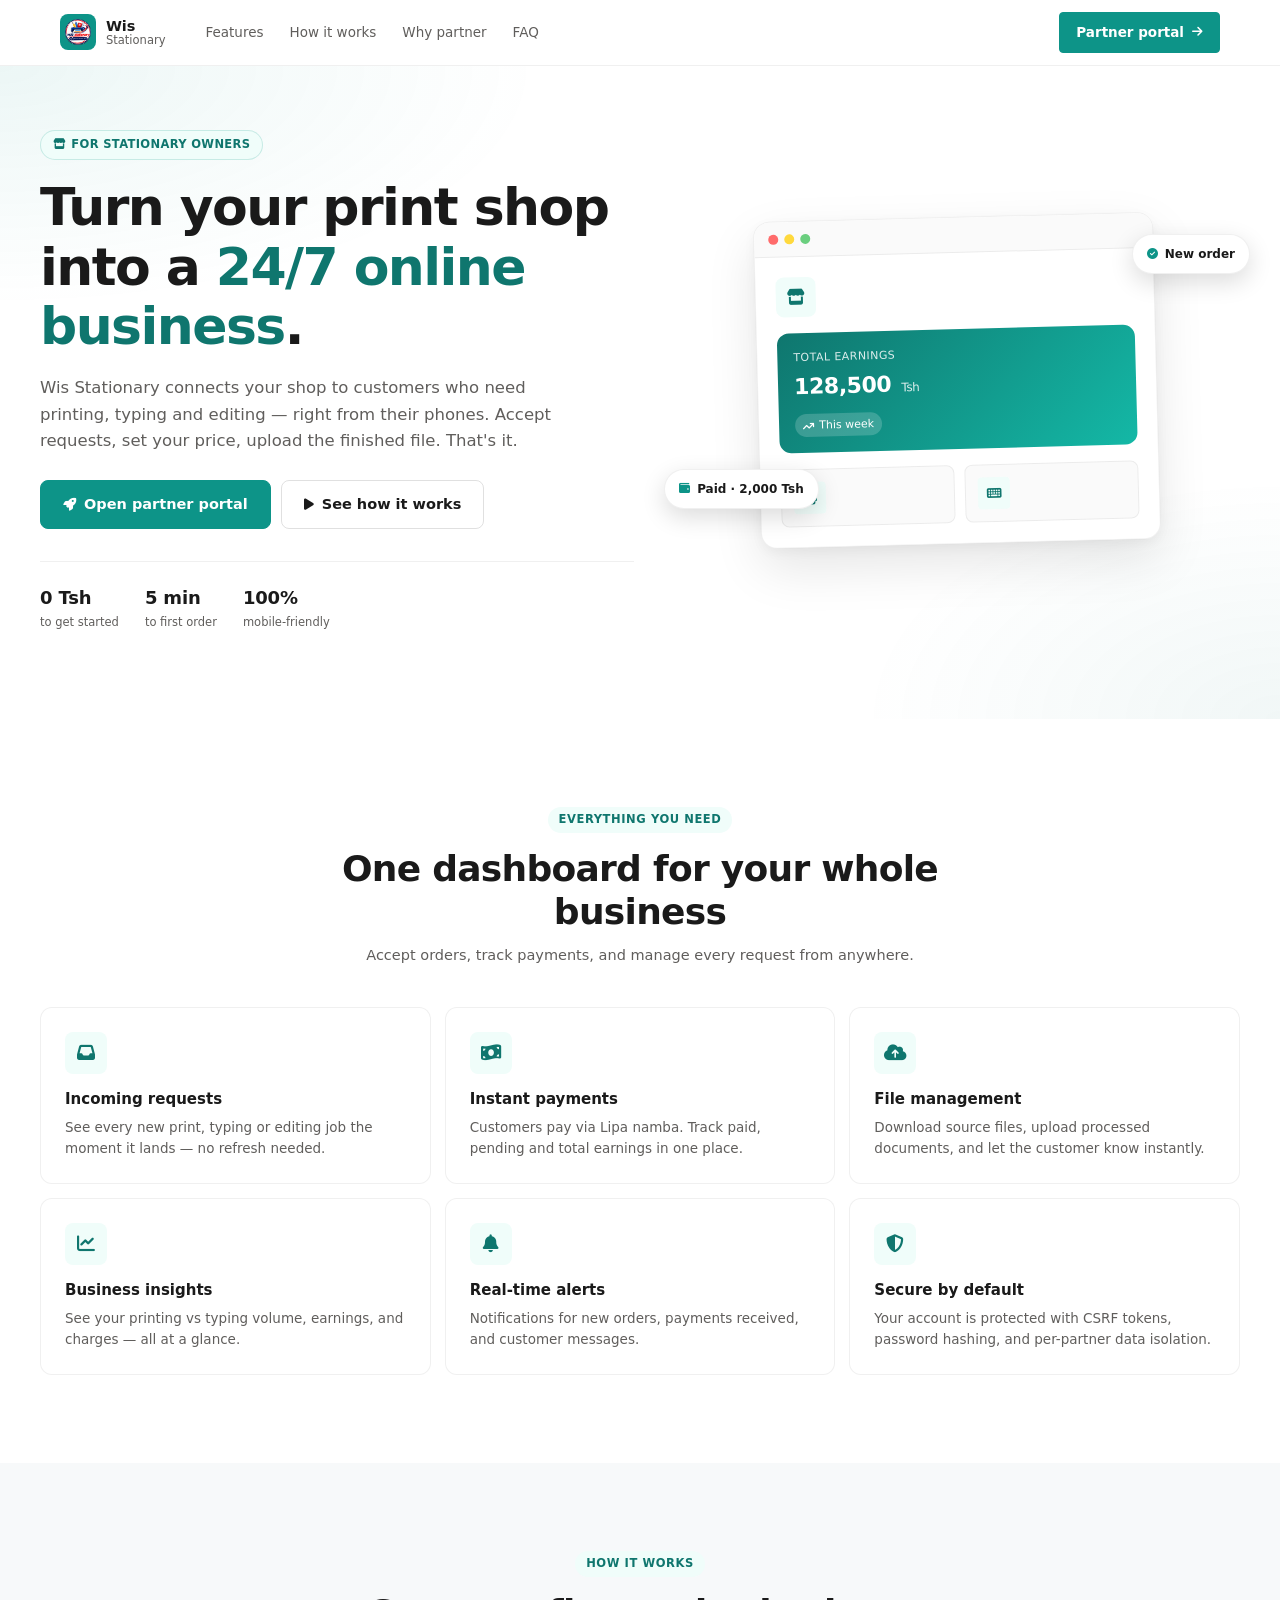
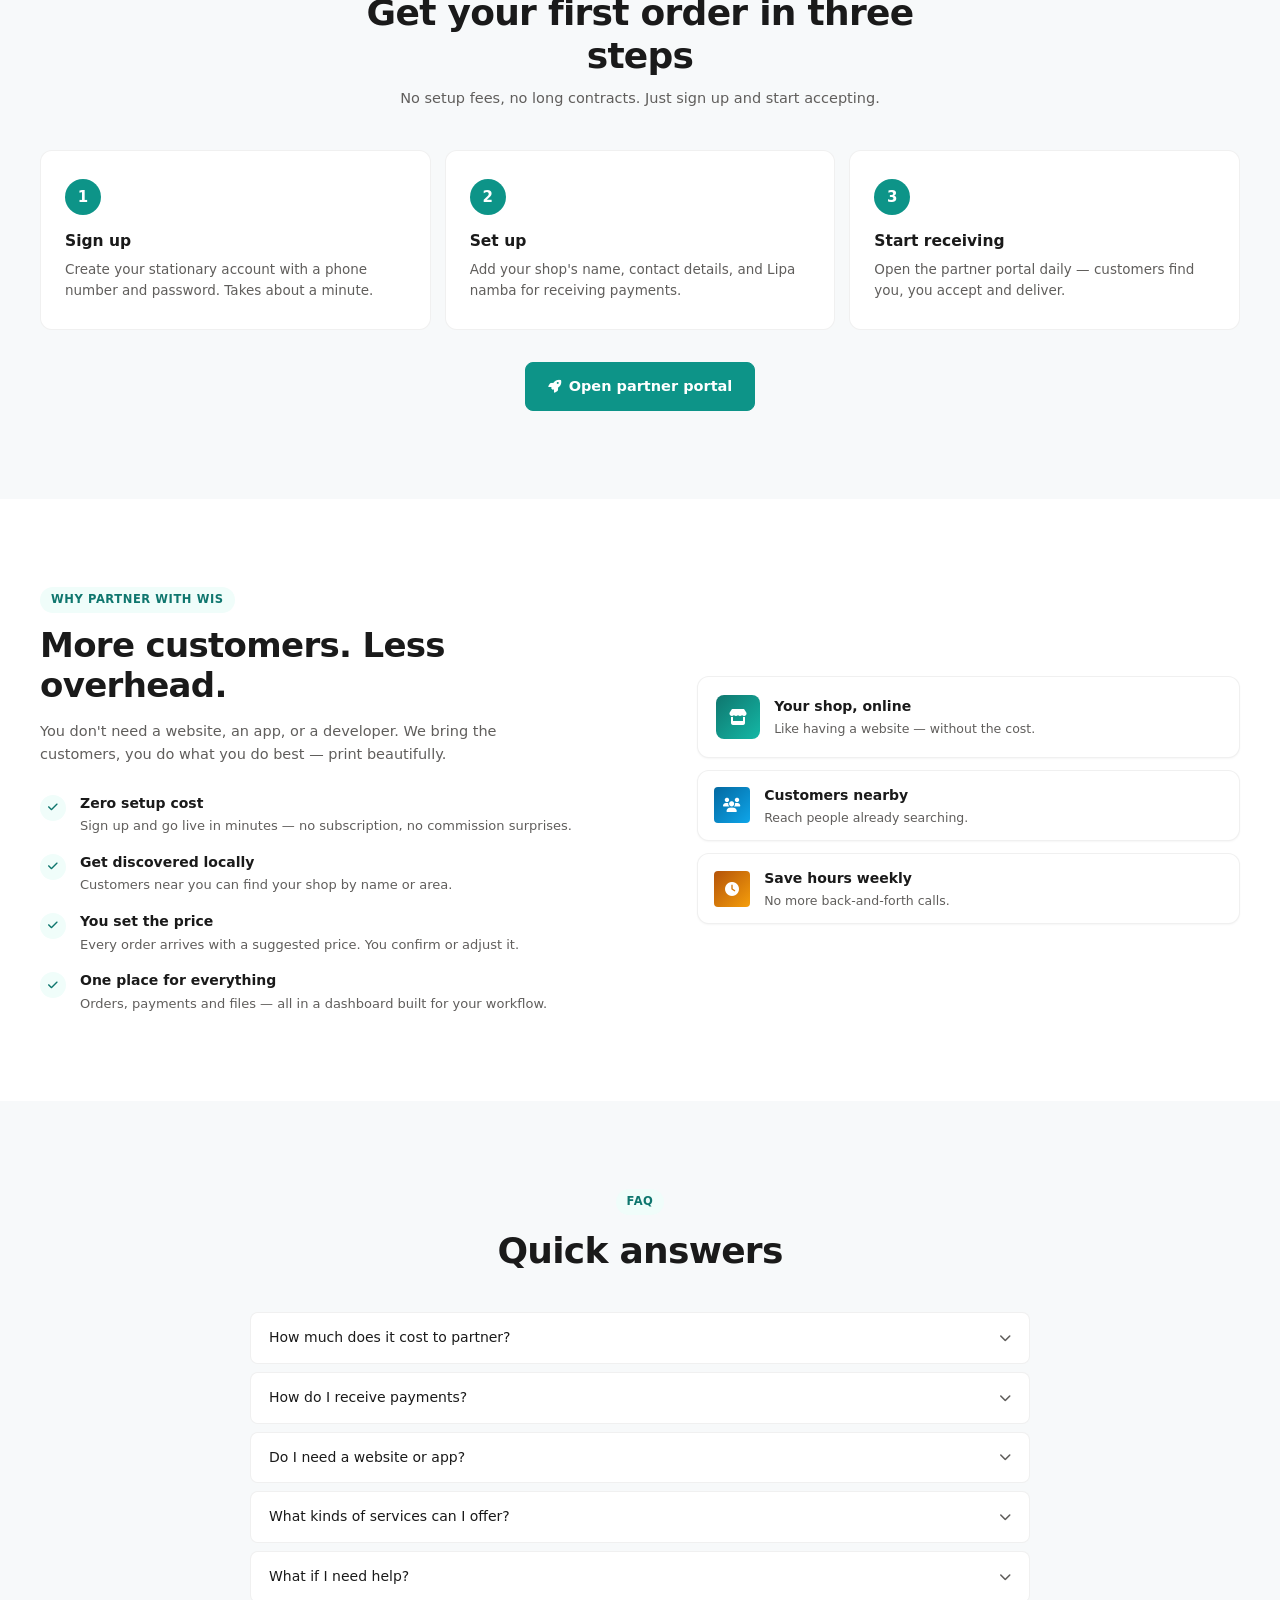
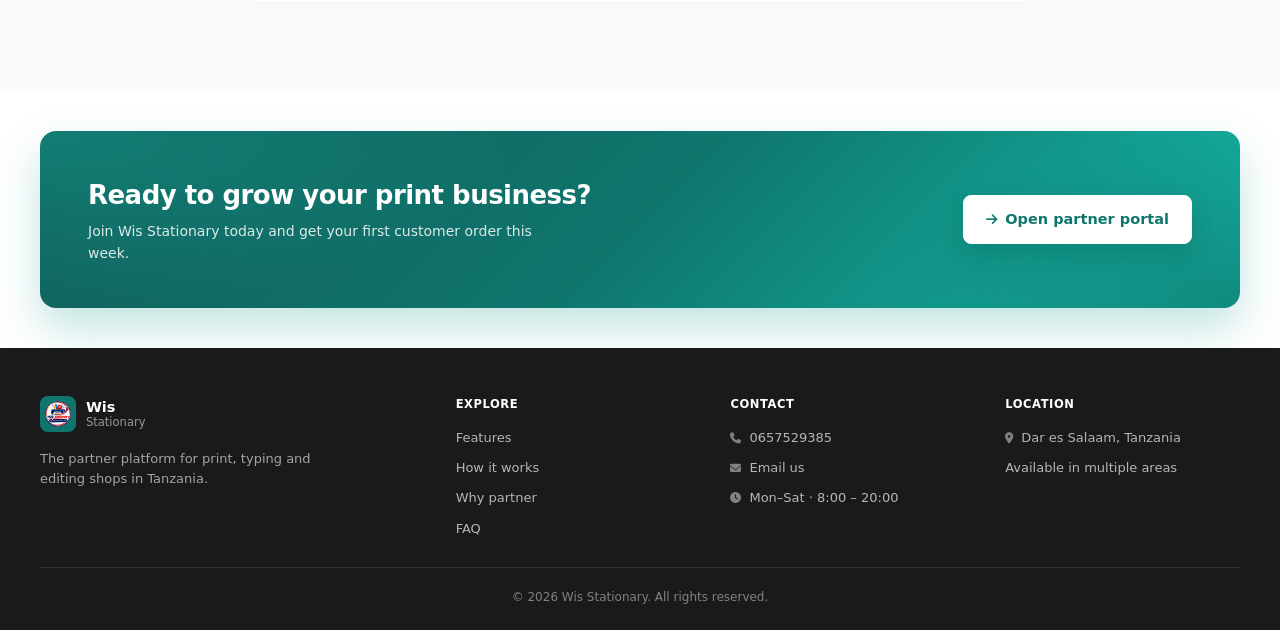
<file: index.html>
<!DOCTYPE html>
<html lang="en">

<head>
    <meta charset="UTF-8">
    <meta name="viewport" content="width=device-width, initial-scale=1.0, viewport-fit=cover">
    <meta name="description"
        content="Grow your stationery or print shop with Wis Stationary. Connect with customers in Tanzania, manage printing and typing orders, and reach more customers online.">
    <meta name="robots" content="index, follow">
    <meta name="theme-color" content="#0d9488">
    <link rel="canonical" href="https://wis-partner.onrender.com/">
    <title>Wis Stationary | Online Printing &amp; Stationery Partners in Tanzania</title>

    <meta property="og:type" content="website">
    <meta property="og:site_name" content="Wis Stationary">
    <meta property="og:title" content="Wis Stationary | Grow Your Print Business">
    <meta property="og:description"
        content="Connect your stationery or print shop with customers in Tanzania. Manage printing, typing, and editing orders online.">
    <meta property="og:url" content="https://wis-partner.onrender.com/">
    <meta property="og:image" content="https://wis-partner.onrender.com/stationary1.png">
    <meta property="og:image:alt" content="Wis Stationary — Print Fast. Avoid the Queue.">
    <meta property="og:locale" content="en_TZ">
    <meta name="twitter:card" content="summary_large_image">
    <meta name="twitter:title" content="Wis Stationary | Grow Your Print Business">
    <meta name="twitter:description"
        content="Connect your stationery or print shop with customers in Tanzania. Manage printing, typing, and editing orders online.">
    <meta name="twitter:image" content="https://wis-partner.onrender.com/stationary1.png">

    <link rel="stylesheet" href="https://cdnjs.cloudflare.com/ajax/libs/font-awesome/6.4.0/css/all.min.css">
    <link rel="stylesheet" href="style.css">
    <link rel="icon" href="/stationary1.png" type="image/png">

    <script type="application/ld+json">
        {
            "@context": "https://schema.org",
            "@graph": [
                {
                    "@type": "Organization",
                    "@id": "https://wis-partner.onrender.com/#organization",
                    "name": "Wis Stationary",
                    "url": "https://wis-partner.onrender.com/",
                    "logo": {
                        "@type": "ImageObject",
                        "url": "https://wis-partner.onrender.com/stationary1.png"
                    },
                    "description": "A platform connecting stationery and print shops with customers in Tanzania.",
                    "email": "wisstationary@mail.com",
                    "telephone": "0657529385",
                    "contactPoint": {
                        "@type": "ContactPoint",
                        "telephone": "0657529385",
                        "email": "wisstationary@mail.com",
                        "contactType": "customer support"
                    }
                },
                {
                    "@type": "WebSite",
                    "@id": "https://wis-partner.onrender.com/#website",
                    "url": "https://wis-partner.onrender.com/",
                    "name": "Wis Stationary",
                    "inLanguage": "en-TZ",
                    "publisher": {
                        "@id": "https://wis-partner.onrender.com/#organization"
                    }
                }
            ]
        }
    </script>

    <meta name="google-site-verification" content="cBo6MO_R0NHmkbNtZ4TbAd5KcLYgqPdt0XB-BgMYi1o" />
</head>

<body>

    <!-- ================= NAV ================= -->
    <header class="nav">
        <div class="nav-inner">
            <a class="brand" href="#top">
                <span class="brand-mark">
                    <img src="stationary1.png" alt="Wis Stationary">
                </span>
                <span class="brand-text">
                    <strong>Wis</strong>
                    <span>Stationary</span>
                </span>
            </a>

            <nav class="nav-links">
                <a href="#features">Features</a>
                <a href="#how">How it works</a>
                <a href="#benefits">Why partner</a>
                <a href="#faq">FAQ</a>
            </nav>

            <div class="nav-actions">
                <a href="https://wis-stationary.onrender.com/stationary/" class="btn btn-primary">
                    Partner portal <i class="fas fa-arrow-right"></i>
                </a>
            </div>
        </div>
    </header>

    <!-- ================= HERO ================= -->
    <section class="hero" id="top">
        <div class="hero-inner">
            <div class="hero-copy">
                <span class="hero-pill">
                    <i class="fas fa-store"></i> For stationary owners
                </span>

                <h1>Turn your print shop into a <span class="accent">24/7 online business</span>.</h1>

                <p>
                    Wis Stationary connects your shop to customers who need printing,
                    typing and editing — right from their phones. Accept requests,
                 set your price, upload the finished file. That's it.
                </p>

                <div class="hero-actions">
                    <a href="https://wis-stationary.onrender.com/stationary/"
                        class="btn btn-primary btn-lg">
                        <i class="fas fa-rocket"></i> Open partner portal
                    </a>
                    <a href="#how" class="btn btn-ghost btn-lg">
                        <i class="fas fa-play"></i> See how it works
                    </a>
                </div>

                <div class="hero-stats">
                    <div><b>0 Tsh</b><span>to get started</span></div>
                    <div><b>5 min</b><span>to first order</span></div>
                    <div><b>100%</b><span>mobile-friendly</span></div>
                </div>
            </div>

            <!-- Hero visual: a mock partner dashboard -->
            <div class="hero-visual" aria-hidden="true">
                <div class="mock-window">
                    <div class="mock-bar">
                        <span></span><span></span><span></span>
                    </div>

                    <div class="mock-body">
                        <div class="mock-head">
                            <div class="mock-avatar"><i class="fas fa-store"></i></div>
                            <div>
                                <div class="mock-line w-60"></div>
                                <div class="mock-line w-40 muted"></div>
                            </div>
                        </div>

                        <div class="mock-hero">
                            <div class="mock-hero-label">Total earnings</div>
                            <div class="mock-hero-value">128,500 <small>Tsh</small></div>
                            <div class="mock-hero-chip">
                                <i class="fas fa-arrow-trend-up"></i> This week
                            </div>
                        </div>

                        <div class="mock-stats">
                            <div class="mock-stat">
                                <span class="mock-stat-icon"><i class="fas fa-print"></i></span>
                                <div>
                                    <div class="mock-line w-60"></div>
                                    <div class="mock-line w-40 muted"></div>
                                </div>
                            </div>
                            <div class="mock-stat">
                                <span class="mock-stat-icon"><i class="fas fa-keyboard"></i></span>
                                <div>
                                    <div class="mock-line w-60"></div>
                                    <div class="mock-line w-40 muted"></div>
                                </div>
                            </div>
                        </div>
                    </div>
                </div>

                <div class="float-pill float-1">
                    <i class="fas fa-circle-check"></i> New order
                </div>
                <div class="float-pill float-2">
                    <i class="fas fa-wallet"></i> Paid · 2,000 Tsh
                </div>
            </div>
        </div>
    </section>

    <!-- ================= FEATURES ================= -->
    <section class="section" id="features">
        <div class="section-wrap">
            <header class="section-head">
                <span class="eyebrow">Everything you need</span>
                <h2>One dashboard for your whole business</h2>
                <p>Accept orders, track payments, and manage every request from anywhere.</p>
            </header>

            <div class="feature-grid">
                <div class="feature-card">
                    <span class="feature-icon"><i class="fas fa-inbox"></i></span>
                    <h3>Incoming requests</h3>
                    <p>See every new print, typing or editing job the moment it lands — no refresh needed.</p>
                </div>

                <div class="feature-card">
                    <span class="feature-icon"><i class="fas fa-money-bill-wave"></i></span>
                    <h3>Instant payments</h3>
                    <p>Customers pay via Lipa namba. Track paid, pending and total earnings in one place.</p>
                </div>

                <div class="feature-card">
                    <span class="feature-icon"><i class="fas fa-cloud-arrow-up"></i></span>
                    <h3>File management</h3>
                    <p>Download source files, upload processed documents, and let the customer know instantly.</p>
                </div>

                <div class="feature-card">
                    <span class="feature-icon"><i class="fas fa-chart-line"></i></span>
                    <h3>Business insights</h3>
                    <p>See your printing vs typing volume, earnings, and charges — all at a glance.</p>
                </div>

                <div class="feature-card">
                    <span class="feature-icon"><i class="fas fa-bell"></i></span>
                    <h3>Real-time alerts</h3>
                    <p>Notifications for new orders, payments received, and customer messages.</p>
                </div>

                <div class="feature-card">
                    <span class="feature-icon"><i class="fas fa-shield-halved"></i></span>
                    <h3>Secure by default</h3>
                    <p>Your account is protected with CSRF tokens, password hashing, and per-partner data isolation.</p>
                </div>
            </div>
        </div>
    </section>

    <!-- ================= HOW IT WORKS ================= -->
    <section class="section section-alt" id="how">
        <div class="section-wrap">
            <header class="section-head">
                <span class="eyebrow">How it works</span>
                <h2>Get your first order in three steps</h2>
                <p>No setup fees, no long contracts. Just sign up and start accepting.</p>
            </header>

            <div class="steps-grid">
                <div class="step-card">
                    <span class="step-num">1</span>
                    <h3>Sign up</h3>
                    <p>Create your stationary account with a phone number and password. Takes about a minute.</p>
                </div>

                <div class="step-card">
                    <span class="step-num">2</span>
                    <h3>Set up</h3>
                    <p>Add your shop's name, contact details, and Lipa namba for receiving payments.</p>
                </div>

                <div class="step-card">
                    <span class="step-num">3</span>
                    <h3>Start receiving</h3>
                    <p>Open the partner portal daily — customers find you, you accept and deliver.</p>
                </div>
            </div>

            <div class="how-cta">
                <a href="https://wis-stationary.onrender.com/stationary/"
                    class="btn btn-primary btn-lg">
                    <i class="fas fa-rocket"></i> Open partner portal
                </a>
            </div>
        </div>
    </section>

    <!-- ================= BENEFITS ================= -->
    <section class="section" id="benefits">
        <div class="section-wrap">
            <div class="benefits-layout">
                <div class="benefits-copy">
                    <span class="eyebrow">Why partner with Wis</span>
                    <h2>More customers. Less overhead.</h2>
                    <p>
                        You don't need a website, an app, or a developer.
                        We bring the customers, you do what you do best — print beautifully.
                    </p>

                    <ul class="benefit-list">
                        <li>
                            <span class="benefit-check"><i class="fas fa-check"></i></span>
                            <div>
                                <strong>Zero setup cost</strong>
                                <p>Sign up and go live in minutes — no subscription, no commission surprises.</p>
                            </div>
                        </li>
                        <li>
                            <span class="benefit-check"><i class="fas fa-check"></i></span>
                            <div>
                                <strong>Get discovered locally</strong>
                                <p>Customers near you can find your shop by name or area.</p>
                            </div>
                        </li>
                        <li>
                            <span class="benefit-check"><i class="fas fa-check"></i></span>
                            <div>
                                <strong>You set the price</strong>
                                <p>Every order arrives with a suggested price. You confirm or adjust it.</p>
                            </div>
                        </li>
                        <li>
                            <span class="benefit-check"><i class="fas fa-check"></i></span>
                            <div>
                                <strong>One place for everything</strong>
                                <p>Orders, payments and files — all in a dashboard built for your workflow.</p>
                            </div>
                        </li>
                    </ul>
                </div>

                <div class="benefits-visual">
                    <div class="benefit-card">
                        <div class="benefit-avatar"><i class="fas fa-store"></i></div>
                        <div>
                            <div class="benefit-name">Your shop, online</div>
                            <div class="benefit-meta">Like having a website — without the cost.</div>
                        </div>
                    </div>

                    <div class="benefit-card small">
                        <div class="benefit-avatar alt"><i class="fas fa-users"></i></div>
                        <div>
                            <div class="benefit-name">Customers nearby</div>
                            <div class="benefit-meta">Reach people already searching.</div>
                        </div>
                    </div>

                    <div class="benefit-card small">
                        <div class="benefit-avatar alt2"><i class="fas fa-clock"></i></div>
                        <div>
                            <div class="benefit-name">Save hours weekly</div>
                            <div class="benefit-meta">No more back-and-forth calls.</div>
                        </div>
                    </div>
                </div>
            </div>
        </div>
    </section>

    <!-- ================= FAQ ================= -->
    <section class="section section-alt" id="faq">
        <div class="section-wrap">
            <header class="section-head">
                <span class="eyebrow">FAQ</span>
                <h2>Quick answers</h2>
            </header>

            <div class="faq-list">
                <details class="faq-item">
                    <summary>
                        <span>How much does it cost to partner?</span>
                        <i class="fas fa-chevron-down"></i>
                    </summary>
                    <div class="faq-body">
                        <p>Nothing up front. Wis Stationary is free to join — you only pay the small
                            platform charge on completed orders, shown clearly in your earnings summary.</p>
                    </div>
                </details>

                <details class="faq-item">
                    <summary>
                        <span>How do I receive payments?</span>
                        <i class="fas fa-chevron-down"></i>
                    </summary>
                    <div class="faq-body">
                        <p>You add your <b>Lipa namba</b> during setup. Customers pay directly to that
                            number through their mobile money app, and you confirm the payment in the portal.</p>
                    </div>
                </details>

                <details class="faq-item">
                    <summary>
                        <span>Do I need a website or app?</span>
                        <i class="fas fa-chevron-down"></i>
                    </summary>
                    <div class="faq-body">
                        <p>No. Everything runs through the partner portal — the same login you'll use
                            after clicking "Open partner portal". Works on any phone or computer.</p>
                    </div>
                </details>

                <details class="faq-item">
                    <summary>
                        <span>What kinds of services can I offer?</span>
                        <i class="fas fa-chevron-down"></i>
                    </summary>
                    <div class="faq-body">
                        <p>Printing, typing, editing, reports writing, and research writing. You can
                            enable or disable each service from your partner account.</p>
                    </div>
                </details>

                <details class="faq-item">
                    <summary>
                        <span>What if I need help?</span>
                        <i class="fas fa-chevron-down"></i>
                    </summary>
                    <div class="faq-body">
                        <p>Reach the Wis team at <b>0657529385</b> or email
                            <b>wisstationary@mail.com</b>. We're happy to walk you through setup.</p>
                    </div>
                </details>
            </div>
        </div>
    </section>

    <!-- ================= FINAL CTA ================= -->
    <section class="cta">
        <div class="cta-inner">
            <div>
                <h2>Ready to grow your print business?</h2>
                <p>Join Wis Stationary today and get your first customer order this week.</p>
            </div>
            <a href="https://wis-stationary.onrender.com/stationary/"
                class="btn btn-accent btn-lg">
                <i class="fas fa-arrow-right"></i> Open partner portal
            </a>
        </div>
    </section>

    <!-- ================= FOOTER ================= -->
    <footer class="footer">
        <div class="footer-inner">
            <div class="footer-brand">
                <a class="brand" href="#top">
                    <span class="brand-mark">
                        <img src="stationary1.png" alt="Wis Stationary">
                    </span>
                    <span class="brand-text">
                        <strong>Wis</strong>
                        <span>Stationary</span>
                    </span>
                </a>
                <p>The partner platform for print, typing and editing shops in Tanzania.</p>
            </div>

            <div class="footer-col">
                <h4>Explore</h4>
                <a href="#features">Features</a>
                <a href="#how">How it works</a>
                <a href="#benefits">Why partner</a>
                <a href="#faq">FAQ</a>
            </div>

            <div class="footer-col">
                <h4>Contact</h4>
                <a href="tel:0657529385"><i class="fas fa-phone"></i> 0657529385</a>
                <a href="mailto:wisstationary@mail.com"><i class="fas fa-envelope"></i> Email us</a>
                <span><i class="fas fa-clock"></i> Mon–Sat · 8:00 – 20:00</span>
            </div>

            <div class="footer-col">
                <h4>Location</h4>
                <span><i class="fas fa-location-dot"></i> Dar es Salaam, Tanzania</span>
                <span>Available in multiple areas</span>
            </div>
        </div>

        <div class="footer-bottom">
            © 2026 Wis Stationary. All rights reserved.
        </div>
    </footer>

</body>

</html>
</file>
<file: style.css>
/* ============================================================
   WIS STATIONARY — PARTNER LANDING PAGE
   Fluent / Microsoft Store inspired.
   Self-contained (no dependency on any other CSS file).
   ============================================================ */

/* ---------- Reset & tokens ---------- */
*,
*::before,
*::after {
    box-sizing: border-box;
}

:root {
    --primary: #0d9488;
    --primary-700: #0f766e;
    --primary-800: #115e59;
    --primary-500: #14b8a6;
    --primary-soft: #f0fdfa;

    --bg: #ffffff;
    --bg-alt: #f7f9fa;
    --card: #ffffff;
    --text: #1a1a1a;
    --muted: #605e5c;
    --border: rgba(0, 0, 0, 0.06);
    --border-strong: rgba(0, 0, 0, 0.12);

    --radius-sm: 4px;
    --radius: 8px;
    --radius-lg: 12px;
    --radius-xl: 16px;

    --shadow-sm: 0 1px 2px rgba(0, 0, 0, 0.04);
    --shadow: 0 2px 8px rgba(0, 0, 0, 0.06);
    --shadow-lg: 0 8px 24px rgba(0, 0, 0, 0.14);

    --ease: cubic-bezier(0.22, 1, 0.36, 1);
}

html {
    scroll-behavior: smooth;
}

body {
    margin: 0;
    background: var(--bg);
    color: var(--text);
    font-family: "Segoe UI Variable", "Segoe UI", system-ui, -apple-system,
        BlinkMacSystemFont, "Inter", "Trebuchet MS", sans-serif;
    font-size: 15px;
    line-height: 1.55;
    -webkit-font-smoothing: antialiased;
    -moz-osx-font-smoothing: grayscale;
}

a {
    color: inherit;
    text-decoration: none;
}

img {
    max-width: 100%;
    display: block;
}

button {
    font: inherit;
}

/* ============================================================
   NAV
============================================================ */
.nav {
    position: sticky;
    top: 0;
    z-index: 90;
    background: rgba(255, 255, 255, 0.82);
    backdrop-filter: blur(20px) saturate(180%);
    -webkit-backdrop-filter: blur(20px) saturate(180%);
    border-bottom: 1px solid var(--border);
}

.nav-inner {
    max-width: 1200px;
    margin: 0 auto;
    padding: 12px 20px;
    display: flex;
    align-items: center;
    gap: 20px;
}

.brand {
    display: inline-flex;
    align-items: center;
    gap: 10px;
    flex-shrink: 0;
}

.brand-mark {
    width: 36px;
    height: 36px;
    display: grid;
    place-items: center;
    border-radius: var(--radius);
    background: var(--primary);
    overflow: hidden;
    padding: 5px;
    flex-shrink: 0;
}

.brand-mark img {
    width: 100%;
    height: 100%;
    object-fit: contain;
    border-radius: 50%;
}

.brand-text {
    display: flex;
    flex-direction: column;
    line-height: 1.15;
}

.brand-text strong {
    font-size: 14.5px;
    font-weight: 600;
    color: var(--text);
    letter-spacing: -0.01em;
}

.brand-text span {
    font-size: 11.5px;
    font-weight: 500;
    color: var(--muted);
}

.nav-links {
    display: none;
    gap: 26px;
    margin-left: 20px;
}

.nav-links a {
    color: var(--muted);
    font-size: 13.5px;
    font-weight: 500;
    transition: color 0.15s var(--ease);
}

.nav-links a:hover {
    color: var(--text);
}

.nav-actions {
    margin-left: auto;
    display: flex;
    align-items: center;
    gap: 10px;
}

/* ============================================================
   BUTTONS
============================================================ */
.btn {
    display: inline-flex;
    align-items: center;
    justify-content: center;
    gap: 8px;
    padding: 9px 16px;
    border-radius: var(--radius-sm);
    border: 1px solid transparent;
    font: inherit;
    font-size: 13.5px;
    font-weight: 600;
    cursor: pointer;
    transition: background 0.15s var(--ease), border-color 0.15s var(--ease),
        color 0.15s var(--ease), transform 0.15s var(--ease),
        box-shadow 0.15s var(--ease);
    white-space: nowrap;
}

.btn i {
    font-size: 12px;
}

.btn:active {
    transform: translateY(1px);
}

.btn-primary {
    background: var(--primary);
    color: #fff;
    border-color: var(--primary);
}

.btn-primary:hover {
    background: var(--primary-700);
    border-color: var(--primary-700);
}

.btn-ghost {
    background: transparent;
    color: var(--text);
    border-color: var(--border-strong);
}

.btn-ghost:hover {
    background: rgba(0, 0, 0, 0.04);
}

.btn-accent {
    background: #fff;
    color: var(--primary-700);
    border-color: #fff;
    box-shadow: 0 8px 24px rgba(0, 0, 0, 0.12);
}

.btn-accent:hover {
    background: #f7fffd;
    transform: translateY(-1px);
    box-shadow: 0 12px 28px rgba(0, 0, 0, 0.16);
}

.btn-lg {
    padding: 12px 22px;
    font-size: 14.5px;
    border-radius: var(--radius);
}

.btn-lg i {
    font-size: 13px;
}

/* ============================================================
   HERO
============================================================ */
.hero {
    padding: 48px 20px 64px;
    background:
        radial-gradient(900px 400px at 0% 0%, rgba(13, 148, 136, 0.08), transparent 60%),
        radial-gradient(700px 400px at 100% 100%, rgba(15, 118, 110, 0.06), transparent 60%),
        var(--bg);
    overflow: hidden;
}

.hero-inner {
    max-width: 1200px;
    margin: 0 auto;
    display: grid;
    grid-template-columns: 1fr;
    gap: 48px;
    align-items: center;
}

.hero-pill {
    display: inline-flex;
    align-items: center;
    gap: 6px;
    padding: 5px 12px;
    border-radius: 999px;
    background: var(--primary-soft);
    color: var(--primary-700);
    border: 1px solid rgba(13, 148, 136, 0.18);
    font-size: 11.5px;
    font-weight: 600;
    letter-spacing: 0.03em;
    text-transform: uppercase;
    margin-bottom: 18px;
}

.hero-pill i {
    font-size: 11px;
}

.hero-copy h1 {
    margin: 0 0 18px;
    font-size: 34px;
    font-weight: 600;
    line-height: 1.15;
    letter-spacing: -0.03em;
    color: var(--text);
}

.hero-copy h1 .accent {
    color: var(--primary-700);
}

.hero-copy > p {
    margin: 0 0 26px;
    font-size: 15px;
    color: var(--muted);
    line-height: 1.6;
    max-width: 52ch;
}

.hero-actions {
    display: flex;
    flex-wrap: wrap;
    gap: 10px;
    margin-bottom: 32px;
}

.hero-stats {
    display: flex;
    flex-wrap: wrap;
    gap: 26px;
    padding-top: 22px;
    border-top: 1px solid var(--border);
}

.hero-stats > div {
    display: flex;
    flex-direction: column;
    gap: 2px;
}

.hero-stats b {
    font-size: 18px;
    font-weight: 600;
    color: var(--text);
    letter-spacing: -0.01em;
}

.hero-stats span {
    font-size: 11.5px;
    color: var(--muted);
    font-weight: 500;
}

/* ============================================================
   HERO VISUAL — Mock dashboard
============================================================ */
.hero-visual {
    position: relative;
    display: none;
    justify-content: center;
    align-items: center;
    padding: 20px;
}

.mock-window {
    width: 100%;
    max-width: 400px;
    background: var(--card);
    border: 1px solid var(--border);
    border-radius: var(--radius-xl);
    box-shadow: 0 20px 50px rgba(0, 0, 0, 0.1),
        0 4px 12px rgba(0, 0, 0, 0.04);
    overflow: hidden;
    transform: rotate(-1.5deg);
    transition: transform 0.6s var(--ease);
}

.mock-window:hover {
    transform: rotate(0deg);
}

.mock-bar {
    display: flex;
    gap: 6px;
    padding: 12px 14px;
    border-bottom: 1px solid var(--border);
    background: #fafafa;
}

.mock-bar span {
    width: 10px;
    height: 10px;
    border-radius: 50%;
    background: #e0e0e0;
}

.mock-bar span:nth-child(1) { background: #ff6b6b; }
.mock-bar span:nth-child(2) { background: #ffd93d; }
.mock-bar span:nth-child(3) { background: #6bcf7f; }

.mock-body {
    padding: 20px;
    display: flex;
    flex-direction: column;
    gap: 16px;
}

.mock-head {
    display: flex;
    align-items: center;
    gap: 10px;
}

.mock-avatar {
    width: 40px;
    height: 40px;
    border-radius: var(--radius);
    background: var(--primary-soft);
    color: var(--primary-700);
    display: grid;
    place-items: center;
    font-size: 16px;
}

.mock-line {
    height: 8px;
    border-radius: 4px;
    background: #e6e6e6;
    margin-bottom: 6px;
}

.mock-line.muted { opacity: 0.55; }
.mock-line.w-60 { width: 60%; }
.mock-line.w-40 { width: 40%; }

.mock-hero {
    padding: 16px;
    background: linear-gradient(135deg, var(--primary-700), var(--primary-500));
    color: #fff;
    border-radius: var(--radius-lg);
}

.mock-hero-label {
    font-size: 11px;
    font-weight: 500;
    opacity: 0.85;
    letter-spacing: 0.04em;
    text-transform: uppercase;
    margin-bottom: 4px;
}

.mock-hero-value {
    font-size: 22px;
    font-weight: 600;
    letter-spacing: -0.02em;
}

.mock-hero-value small {
    font-size: 12px;
    font-weight: 500;
    opacity: 0.85;
    margin-left: 3px;
}

.mock-hero-chip {
    display: inline-flex;
    align-items: center;
    gap: 5px;
    margin-top: 10px;
    padding: 3px 8px;
    border-radius: 999px;
    background: rgba(255, 255, 255, 0.18);
    font-size: 11px;
    font-weight: 500;
}

.mock-hero-chip i {
    font-size: 10px;
}

.mock-stats {
    display: grid;
    grid-template-columns: 1fr 1fr;
    gap: 10px;
}

.mock-stat {
    padding: 12px;
    background: #fafafa;
    border: 1px solid var(--border);
    border-radius: var(--radius);
    display: flex;
    align-items: center;
    gap: 10px;
}

.mock-stat-icon {
    width: 32px;
    height: 32px;
    border-radius: var(--radius-sm);
    background: var(--primary-soft);
    color: var(--primary-700);
    display: grid;
    place-items: center;
    font-size: 13px;
    flex-shrink: 0;
}

/* Floating pills */
.float-pill {
    position: absolute;
    padding: 10px 14px;
    border-radius: 999px;
    background: #fff;
    border: 1px solid var(--border);
    color: var(--text);
    font-size: 12px;
    font-weight: 600;
    box-shadow: var(--shadow-lg);
    display: inline-flex;
    align-items: center;
    gap: 7px;
    animation: floatY 5s ease-in-out infinite;
}

.float-pill i {
    font-size: 11px;
    color: var(--primary);
}

.float-pill.float-1 {
    top: 10%;
    right: -10px;
    animation-delay: 0s;
}

.float-pill.float-2 {
    bottom: 15%;
    left: -10px;
    animation-delay: 1.5s;
}

@keyframes floatY {
    0%, 100% { transform: translateY(0); }
    50% { transform: translateY(-8px); }
}

/* ============================================================
   SECTIONS
============================================================ */
.section {
    padding: 64px 20px;
    background: var(--bg);
}

.section-alt {
    background: var(--bg-alt);
}

.section-wrap {
    max-width: 1200px;
    margin: 0 auto;
}

.section-head {
    text-align: center;
    max-width: 640px;
    margin: 0 auto 40px;
}

.eyebrow {
    display: inline-block;
    padding: 4px 11px;
    border-radius: 999px;
    background: var(--primary-soft);
    color: var(--primary-700);
    font-size: 11.5px;
    font-weight: 600;
    letter-spacing: 0.05em;
    text-transform: uppercase;
    margin-bottom: 14px;
}

.section-head h2 {
    margin: 0 0 10px;
    font-size: 26px;
    font-weight: 600;
    letter-spacing: -0.02em;
    color: var(--text);
    line-height: 1.2;
}

.section-head p {
    margin: 0;
    font-size: 14.5px;
    color: var(--muted);
    line-height: 1.6;
}

/* ============================================================
   FEATURES
============================================================ */
.feature-grid {
    display: grid;
    grid-template-columns: 1fr;
    gap: 14px;
}

.feature-card {
    padding: 24px;
    background: var(--card);
    border: 1px solid var(--border);
    border-radius: var(--radius-lg);
    transition: border-color 0.2s var(--ease), box-shadow 0.2s var(--ease),
        transform 0.2s var(--ease);
}

.feature-card:hover {
    border-color: var(--border-strong);
    box-shadow: var(--shadow);
    transform: translateY(-2px);
}

.feature-icon {
    display: inline-grid;
    place-items: center;
    width: 42px;
    height: 42px;
    margin-bottom: 14px;
    border-radius: var(--radius);
    background: var(--primary-soft);
    color: var(--primary-700);
    font-size: 18px;
}

.feature-card h3 {
    margin: 0 0 6px;
    font-size: 15px;
    font-weight: 600;
    color: var(--text);
}

.feature-card p {
    margin: 0;
    font-size: 13.5px;
    color: var(--muted);
    line-height: 1.55;
}

/* ============================================================
   HOW IT WORKS
============================================================ */
.steps-grid {
    display: grid;
    grid-template-columns: 1fr;
    gap: 14px;
    margin-bottom: 32px;
}

.step-card {
    padding: 28px 24px;
    background: var(--card);
    border: 1px solid var(--border);
    border-radius: var(--radius-lg);
    transition: box-shadow 0.2s var(--ease), transform 0.2s var(--ease);
}

.step-card:hover {
    box-shadow: var(--shadow);
    transform: translateY(-2px);
}

.step-num {
    display: inline-grid;
    place-items: center;
    width: 36px;
    height: 36px;
    margin-bottom: 14px;
    border-radius: 50%;
    background: var(--primary);
    color: #fff;
    font-size: 15px;
    font-weight: 600;
}

.step-card h3 {
    margin: 0 0 6px;
    font-size: 15.5px;
    font-weight: 600;
    color: var(--text);
}

.step-card p {
    margin: 0;
    font-size: 13.5px;
    color: var(--muted);
    line-height: 1.55;
}

.how-cta {
    text-align: center;
}

/* ============================================================
   BENEFITS
============================================================ */
.benefits-layout {
    display: grid;
    grid-template-columns: 1fr;
    gap: 40px;
    align-items: center;
}

.benefits-copy .eyebrow {
    margin-bottom: 12px;
}

.benefits-copy h2 {
    margin: 0 0 14px;
    font-size: 26px;
    font-weight: 600;
    letter-spacing: -0.02em;
    color: var(--text);
    line-height: 1.2;
}

.benefits-copy > p {
    margin: 0 0 26px;
    font-size: 14.5px;
    color: var(--muted);
    line-height: 1.6;
    max-width: 52ch;
}

.benefit-list {
    list-style: none;
    padding: 0;
    margin: 0;
    display: flex;
    flex-direction: column;
    gap: 16px;
}

.benefit-list li {
    display: flex;
    gap: 14px;
    align-items: flex-start;
}

.benefit-check {
    width: 26px;
    height: 26px;
    border-radius: 50%;
    background: var(--primary-soft);
    color: var(--primary-700);
    display: grid;
    place-items: center;
    flex-shrink: 0;
    font-size: 11px;
    margin-top: 2px;
}

.benefit-list strong {
    display: block;
    font-size: 14px;
    font-weight: 600;
    color: var(--text);
    margin-bottom: 2px;
}

.benefit-list p {
    margin: 0;
    font-size: 13px;
    color: var(--muted);
    line-height: 1.5;
}

/* Benefits visual */
.benefits-visual {
    display: flex;
    flex-direction: column;
    gap: 12px;
}

.benefit-card {
    display: flex;
    align-items: center;
    gap: 14px;
    padding: 18px;
    background: var(--card);
    border: 1px solid var(--border);
    border-radius: var(--radius-lg);
    box-shadow: var(--shadow-sm);
    transition: box-shadow 0.2s var(--ease), transform 0.2s var(--ease);
}

.benefit-card:hover {
    box-shadow: var(--shadow);
    transform: translateY(-2px);
}

.benefit-card.small {
    padding: 14px 16px;
}

.benefit-avatar {
    width: 44px;
    height: 44px;
    border-radius: var(--radius);
    background: linear-gradient(135deg, var(--primary-700), var(--primary-500));
    color: #fff;
    display: grid;
    place-items: center;
    font-size: 16px;
    flex-shrink: 0;
}

.benefit-avatar.alt {
    background: linear-gradient(135deg, #0369a1, #0ea5e9);
}

.benefit-avatar.alt2 {
    background: linear-gradient(135deg, #b45309, #f59e0b);
}

.benefit-card.small .benefit-avatar {
    width: 36px;
    height: 36px;
    font-size: 14px;
    border-radius: var(--radius-sm);
}

.benefit-name {
    font-size: 14px;
    font-weight: 600;
    color: var(--text);
    margin-bottom: 2px;
}

.benefit-meta {
    font-size: 12.5px;
    color: var(--muted);
    line-height: 1.4;
}

/* ============================================================
   FAQ
============================================================ */
.faq-list {
    display: flex;
    flex-direction: column;
    gap: 8px;
    max-width: 780px;
    margin: 0 auto;
}

.faq-item {
    background: var(--card);
    border: 1px solid var(--border);
    border-radius: var(--radius);
    overflow: hidden;
    transition: border-color 0.15s var(--ease), box-shadow 0.15s var(--ease);
}

.faq-item[open] {
    border-color: var(--border-strong);
    box-shadow: var(--shadow-sm);
}

.faq-item summary {
    display: flex;
    align-items: center;
    justify-content: space-between;
    gap: 12px;
    padding: 14px 18px;
    cursor: pointer;
    list-style: none;
    font-size: 14px;
    font-weight: 500;
    color: var(--text);
    user-select: none;
}

.faq-item summary::-webkit-details-marker {
    display: none;
}

.faq-item summary:hover {
    background: rgba(0, 0, 0, 0.02);
}

.faq-item summary > span {
    flex: 1;
    min-width: 0;
}

.faq-item summary > i {
    color: var(--muted);
    font-size: 12px;
    transition: transform 0.2s var(--ease);
    flex-shrink: 0;
}

.faq-item[open] summary > i {
    transform: rotate(180deg);
}

.faq-body {
    padding: 0 18px 16px;
    border-top: 1px solid var(--border);
    animation: fadeDown 0.2s var(--ease);
}

.faq-body p {
    margin: 12px 0 0;
    font-size: 13.5px;
    color: var(--muted);
    line-height: 1.6;
}

.faq-body b {
    color: var(--text);
    font-weight: 600;
}

@keyframes fadeDown {
    from { opacity: 0; transform: translateY(-4px); }
    to   { opacity: 1; transform: translateY(0); }
}

/* ============================================================
   FINAL CTA
============================================================ */
.cta {
    padding: 40px 20px;
}

.cta-inner {
    max-width: 1200px;
    margin: 0 auto;
    padding: 32px;
    border-radius: var(--radius-xl);
    background:
        radial-gradient(800px 300px at 0% 0%, rgba(20, 184, 166, 0.35), transparent 60%),
        radial-gradient(600px 300px at 100% 100%, rgba(15, 118, 110, 0.7), transparent 60%),
        linear-gradient(135deg, var(--primary-800), var(--primary-700), var(--primary-500));
    color: #fff;
    display: flex;
    flex-wrap: wrap;
    align-items: center;
    justify-content: space-between;
    gap: 20px;
    box-shadow: 0 20px 44px rgba(13, 148, 136, 0.25);
}

.cta-inner h2 {
    margin: 0 0 6px;
    font-size: 22px;
    font-weight: 600;
    letter-spacing: -0.02em;
    color: #fff;
}

.cta-inner p {
    margin: 0;
    font-size: 14px;
    color: rgba(255, 255, 255, 0.85);
    max-width: 50ch;
}

/* ============================================================
   FOOTER
============================================================ */
.footer {
    background: #1a1a1a;
    color: rgba(255, 255, 255, 0.72);
    padding: 48px 20px 24px;
}

.footer-inner {
    max-width: 1200px;
    margin: 0 auto;
    display: grid;
    grid-template-columns: 1fr;
    gap: 32px;
    padding-bottom: 28px;
    border-bottom: 1px solid rgba(255, 255, 255, 0.1);
}

.footer-brand .brand-text strong {
    color: #fff;
}

.footer-brand .brand-text span {
    color: rgba(255, 255, 255, 0.55);
}

.footer-brand .brand-mark {
    background: var(--primary-700);
}

.footer-brand .brand-mark img {
    border-radius: 50%;
}

.footer-brand p {
    margin: 14px 0 0;
    font-size: 13px;
    line-height: 1.6;
    color: rgba(255, 255, 255, 0.6);
    max-width: 34ch;
}

.footer-col {
    display: flex;
    flex-direction: column;
    gap: 10px;
}

.footer-col h4 {
    margin: 0 0 4px;
    font-size: 11.5px;
    font-weight: 600;
    color: #fff;
    text-transform: uppercase;
    letter-spacing: 0.05em;
}

.footer-col a,
.footer-col span {
    display: inline-flex;
    align-items: center;
    gap: 8px;
    font-size: 13px;
    color: rgba(255, 255, 255, 0.68);
    transition: color 0.15s var(--ease);
}

.footer-col a:hover {
    color: #fff;
}

.footer-col i {
    font-size: 11px;
    color: rgba(255, 255, 255, 0.45);
}

.footer-bottom {
    max-width: 1200px;
    margin: 0 auto;
    padding-top: 20px;
    text-align: center;
    font-size: 12px;
    color: rgba(255, 255, 255, 0.45);
}

/* ============================================================
   RESPONSIVE
============================================================ */
@media (min-width: 640px) {
    .feature-grid {
        grid-template-columns: repeat(2, 1fr);
    }

    .steps-grid {
        grid-template-columns: repeat(3, 1fr);
    }

    .footer-inner {
        grid-template-columns: 1.6fr 1fr 1fr 1fr;
        gap: 40px;
    }
}

@media (min-width: 768px) {
    .nav-links {
        display: flex;
    }

    .hero {
        padding: 64px 20px 88px;
    }

    .hero-inner {
        grid-template-columns: 1.05fr 1fr;
        gap: 40px;
    }

    .hero-visual {
        display: flex;
    }

    .hero-copy h1 {
        font-size: 44px;
    }

    .hero-copy > p {
        font-size: 16px;
    }

    .section {
        padding: 88px 20px;
    }

    .section-head h2 {
        font-size: 32px;
    }

    .benefits-layout {
        grid-template-columns: 1.1fr 1fr;
        gap: 60px;
    }

    .benefits-copy h2 {
        font-size: 30px;
    }

    .cta-inner {
        padding: 44px 48px;
    }

    .cta-inner h2 {
        font-size: 26px;
    }
}

@media (min-width: 1024px) {
    .feature-grid {
        grid-template-columns: repeat(3, 1fr);
    }

    .hero-copy h1 {
        font-size: 52px;
    }

    .hero-copy > p {
        font-size: 16.5px;
    }

    .section-head h2 {
        font-size: 36px;
    }

    .benefits-copy h2 {
        font-size: 34px;
    }
}

@media (prefers-reduced-motion: reduce) {
    *,
    *::before,
    *::after {
        animation-duration: 0.001ms !important;
        animation-iteration-count: 1 !important;
        transition-duration: 0.001ms !important;
        scroll-behavior: auto !important;
    }
}
</file>
